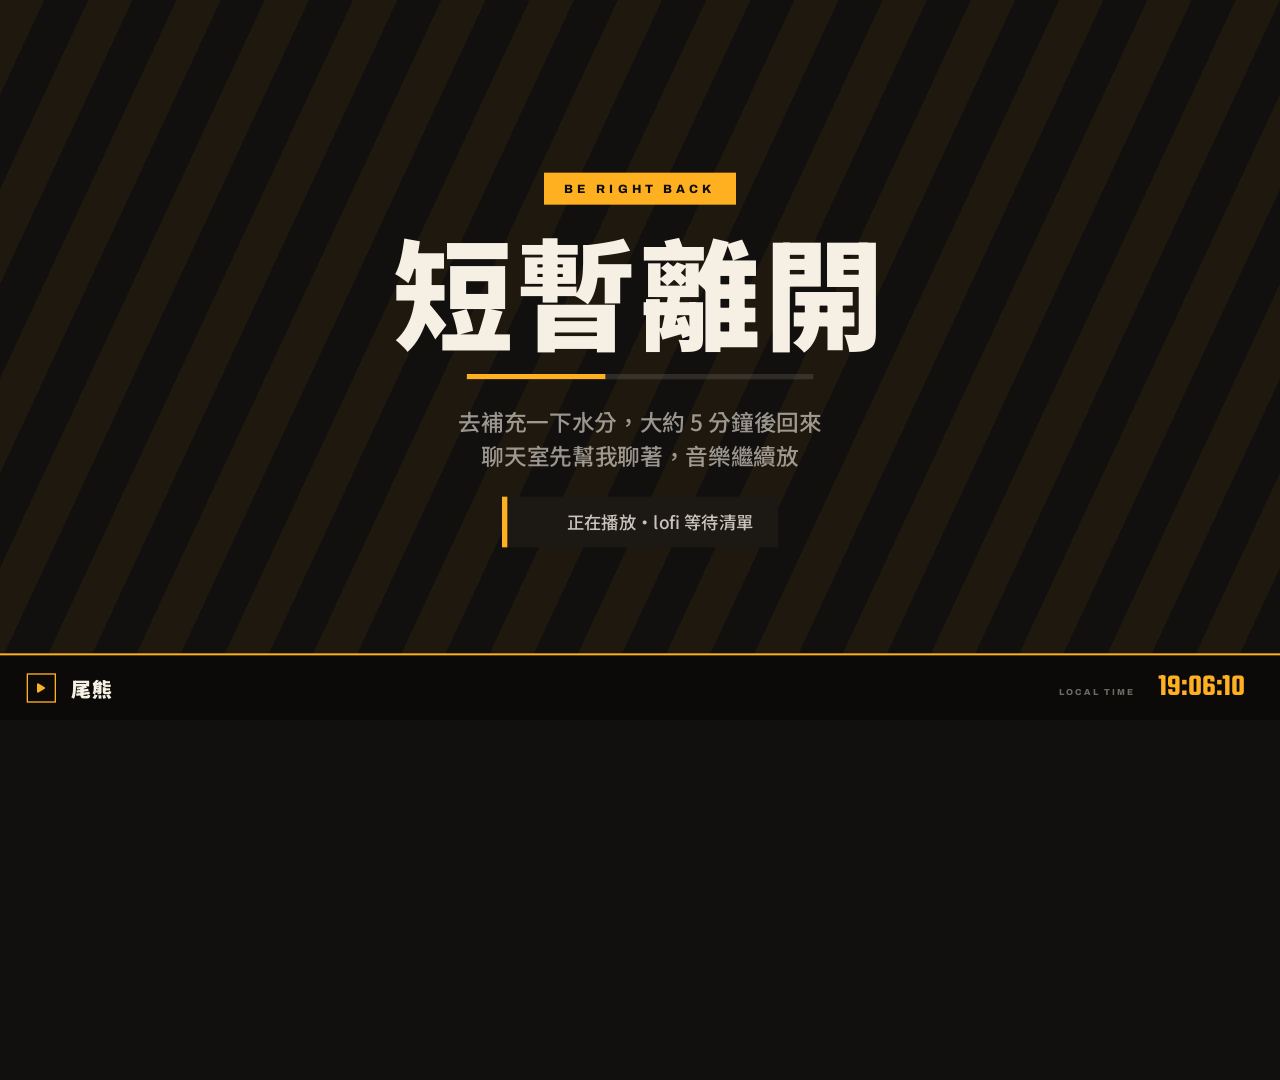
<file: stream_brb.html>
<!DOCTYPE html>
<html lang="zh-TW">
<head>
  <meta charset="utf-8">
  <meta name="viewport" content="width=device-width, initial-scale=1">
  <title>OBS 暫離休息畫面 - Stream BRB Screen (1920x1080 Responsive)</title>
  <link rel="preconnect" href="https://fonts.gstatic.com" crossorigin>
  <link href="https://fonts.googleapis.com/css2?family=Noto+Sans+TC:wght@400;500;700;900&family=Teko:wght@600&family=Archivo:wght@700;800&display=swap" rel="stylesheet">
  <link rel="stylesheet" href="https://cdnjs.cloudflare.com/ajax/libs/font-awesome/6.4.0/css/all.min.css">
  <style>
    * { box-sizing: border-box; }
    html, body {
      margin: 0;
      padding: 0;
      width: 1920px;
      height: 1080px;
      background-color: #12100e !important;
      background: #12100e !important;
      overflow: hidden;
      font-family: 'Noto Sans TC', sans-serif;
    }

    @keyframes om-eq { 0%,100% { height:22%; } 50% { height:100%; } }
    @keyframes om-slide { from { background-position:0 0; } to { background-position:120px 0; } }

    /* Fixed 1920x1080 Stage */
    #viewport-scaler {
      width: 1920px;
      height: 1080px;
      position: absolute;
      top: 0;
      left: 0;
      background-color: #12100e !important;
      background: #12100e !important;
      color: #f5efe4;
      overflow: hidden;
      display: flex;
      align-items: center;
      justify-content: center;
      transform-origin: top left;
    }

    .editable-text {
      outline: none;
      border: 1px dashed transparent;
      transition: border-color 0.2s, background-color 0.2s;
      border-radius: 4px;
      padding: 2px 6px;
    }
    .editable-text:hover {
      border-color: rgba(255, 176, 32, 0.5);
      background: rgba(255, 176, 32, 0.08);
      cursor: text;
    }
    .editable-text:focus {
      border-color: #ffb020;
      background: rgba(255, 176, 32, 0.15);
    }

    /* OBS Control panel */
    #control-panel {
      position: fixed;
      top: 16px;
      right: 16px;
      z-index: 9999;
    }
    .glass-btn {
      background: rgba(28, 25, 21, 0.9);
      color: #ffb020;
      border: 1px solid rgba(255, 176, 32, 0.4);
      padding: 8px 16px;
      border-radius: 20px;
      font-size: 13px;
      font-weight: 700;
      cursor: pointer;
      box-shadow: 0 4px 20px rgba(0,0,0,0.5);
      backdrop-filter: blur(10px);
    }
    .glass-btn:hover {
      background: #ffb020;
      color: #12100e;
    }
  </style>
</head>
<body>

<div id="viewport-scaler">
  <!-- Dynamic Stripe Background Animation -->
  <div style="position:absolute;inset:0;background:repeating-linear-gradient(115deg,rgba(255,176,32,.05) 0 60px,transparent 60px 120px);animation:om-slide 6s linear infinite"></div>

  <div style="position:relative;display:flex;flex-direction:column;align-items:center;gap:34px;z-index:10">
    <div style="display:flex;align-items:center;gap:14px;padding:12px 24px;background:#ffb020;color:#12100e">
      <span data-key="tag" class="editable-text" contenteditable="true" spellcheck="false" style="font:800 18px/1 'Archivo',sans-serif;letter-spacing:.34em">BE RIGHT BACK</span>
    </div>
    
    <div data-key="title" class="editable-text" contenteditable="true" spellcheck="false" style="font:900 180px/1 'Noto Sans TC',sans-serif;letter-spacing:.03em">短暫離開</div>
    
    <div style="width:520px;height:8px;background:rgba(245,239,228,.12);position:relative;overflow:hidden">
      <div style="position:absolute;left:0;top:0;bottom:0;width:40%;background:#ffb020"></div>
    </div>
    
    <div data-key="desc" class="editable-text" contenteditable="true" spellcheck="false" style="font:500 34px/1.5 'Noto Sans TC',sans-serif;color:rgba(245,239,228,.6);text-align:center;max-width:920px;text-wrap:pretty">去補充一下水分，大約 5 分鐘後回來<br>聊天室先幫我聊著，音樂繼續放</div>
    
    <div style="display:flex;align-items:center;gap:20px;padding:18px 30px;background:#1c1915;border-left:8px solid #ffb020">
      <div style="display:flex;align-items:flex-end;gap:4px;height:26px">
        <div style="width:5px;background:#ffb020;animation:om-eq 1s ease-in-out infinite"></div>
        <div style="width:5px;background:#ffb020;animation:om-eq 1s ease-in-out .2s infinite"></div>
        <div style="width:5px;background:#ffb020;animation:om-eq 1s ease-in-out .4s infinite"></div>
        <div style="width:5px;background:#ffb020;animation:om-eq 1s ease-in-out .6s infinite"></div>
      </div>
      <span data-key="music" class="editable-text" contenteditable="true" spellcheck="false" style="font:500 26px/1.3 'Noto Sans TC',sans-serif;color:rgba(245,239,228,.8)">正在播放・lofi 等待清單</span>
    </div>
  </div>

  <div style="position:absolute;left:0;right:0;bottom:0;height:100px;display:flex;align-items:center;justify-content:space-between;padding:0 40px;box-sizing:border-box;background:#0b0a08;border-top:3px solid #ffb020;z-index:10">
    <div style="display:flex;align-items:center;gap:16px">
      <div style="width:44px;height:44px;border:2px solid #ffb020;display:flex;align-items:center;justify-content:center;color:#ffb020;font-weight:bold"><i class="fa-solid fa-play"></i></div>
      <span data-key="name" class="editable-text" contenteditable="true" spellcheck="false" style="font:900 30px/1.2 'Noto Sans TC',sans-serif;letter-spacing:.04em">尾熊</span>
    </div>
    <div style="display:flex;align-items:baseline;gap:16px">
      <span data-key="time_label" class="editable-text" contenteditable="true" spellcheck="false" style="font:800 13px/1 'Archivo',sans-serif;letter-spacing:.24em;color:rgba(245,239,228,.42)">LOCAL TIME</span>
      <span id="uptime-display" style="font:600 46px/1 'Teko',sans-serif;color:#ffb020;font-variant-numeric:tabular-nums;display:inline-block;width:155px;text-align:center;">00:00:00</span>
    </div>
  </div>

  <!-- Share URL Control Panel (Hidden by default, shown on edit, auto-hides after 3s) -->
  <div id="share-btn-wrapper" style="position:fixed;top:16px;right:16px;z-index:999;opacity:0;pointer-events:none;transition:opacity 0.4s ease;">
    <button onclick="copyShareUrl()" style="background:rgba(28,25,21,0.95);color:#ffb020;border:1px solid rgba(255,176,32,0.6);padding:8px 16px;border-radius:20px;font-size:12px;font-weight:700;cursor:pointer;box-shadow:0 4px 20px rgba(0,0,0,0.5);display:flex;align-items:center;gap:6px">
      <i class="fa-solid fa-link"></i> 複製包含修改文字的 OBS 網址
    </button>
  </div>
</div>

<script>
  // Save & Load Editable State via URL Query Params & localStorage
  const STORAGE_KEY = 'stream_brb_data';
  const urlParams = new URLSearchParams(window.location.search);
  let shareBtnTimer = null;

  function showShareButtonTemp() {
    const wrapper = document.getElementById('share-btn-wrapper');
    if (!wrapper) return;
    wrapper.style.opacity = '1';
    wrapper.style.pointerEvents = 'auto';

    if (shareBtnTimer) clearTimeout(shareBtnTimer);
    shareBtnTimer = setTimeout(() => {
      wrapper.style.opacity = '0';
      wrapper.style.pointerEvents = 'none';
    }, 3000);
  }

  function loadTextState() {
    document.querySelectorAll('.editable-text[data-key]').forEach(el => {
      const key = el.getAttribute('data-key');
      const fromUrl = urlParams.get(key);
      const fromStorage = localStorage.getItem(`${STORAGE_KEY}_${key}`);

      if (fromUrl) {
        el.innerHTML = decodeURIComponent(fromUrl);
      } else if (fromStorage) {
        el.innerHTML = fromStorage;
      }

      // Auto update URL, localStorage and show button on user edit
      el.addEventListener('input', () => {
        const val = el.innerHTML.trim();
        localStorage.setItem(`${STORAGE_KEY}_${key}`, val);
        updateUrlQuery();
        showShareButtonTemp();
      });
    });
  }

  function getShareUrl() {
    const params = new URLSearchParams();
    document.querySelectorAll('.editable-text[data-key]').forEach(el => {
      const key = el.getAttribute('data-key');
      params.set(key, encodeURIComponent(el.innerHTML.trim()));
    });
    return `${window.location.origin}${window.location.pathname}?${params.toString()}`;
  }

  function updateUrlQuery() {
    window.history.replaceState({}, '', getShareUrl());
  }

  function copyShareUrl() {
    const shareUrl = getShareUrl();
    navigator.clipboard.writeText(shareUrl).then(() => {
      showToast("已成功複製 OBS 網址 (內含已儲存的文字)！");
    }).catch(() => {
      prompt("請複製以下 OBS 網址：", shareUrl);
    });
  }

  function showToast(msg) {
    const toast = document.createElement('div');
    toast.style.cssText = 'position:fixed;bottom:24px;right:24px;background:#ffb020;color:#12100e;padding:10px 20px;border-radius:10px;font-weight:bold;font-size:13px;z-index:9999;box-shadow:0 6px 20px rgba(0,0,0,0.5);';
    toast.innerHTML = `<i class="fa-solid fa-circle-check"></i> ${msg}`;
    document.body.appendChild(toast);
    setTimeout(() => toast.remove(), 3000);
  }

  window.addEventListener('DOMContentLoaded', loadTextState);

  // Auto Rescale Function to perfectly scale 1920x1080 stage inside any window without crop
  function autoScaleViewport() {
    const scaler = document.getElementById('viewport-scaler');
    const windowWidth = window.innerWidth;
    const windowHeight = window.innerHeight;
    
    // Scale factor based on aspect ratio
    const scaleX = windowWidth / 1920;
    const scaleY = windowHeight / 1080;
    const scale = Math.min(scaleX, scaleY);
    
    scaler.style.transform = `scale(${scale})`;
  }

  window.addEventListener('resize', autoScaleViewport);

  // Real System Clock Timer (HH:MM:SS)
  function updateRealTimeClock() {
    const now = new Date();
    const h = String(now.getHours()).padStart(2, '0');
    const m = String(now.getMinutes()).padStart(2, '0');
    const s = String(now.getSeconds()).padStart(2, '0');
    const el = document.getElementById('uptime-display');
    if (el) el.textContent = `${h}:${m}:${s}`;
  }

  setInterval(updateRealTimeClock, 1000);
  updateRealTimeClock();
</script>
</body>
</html>
</file>
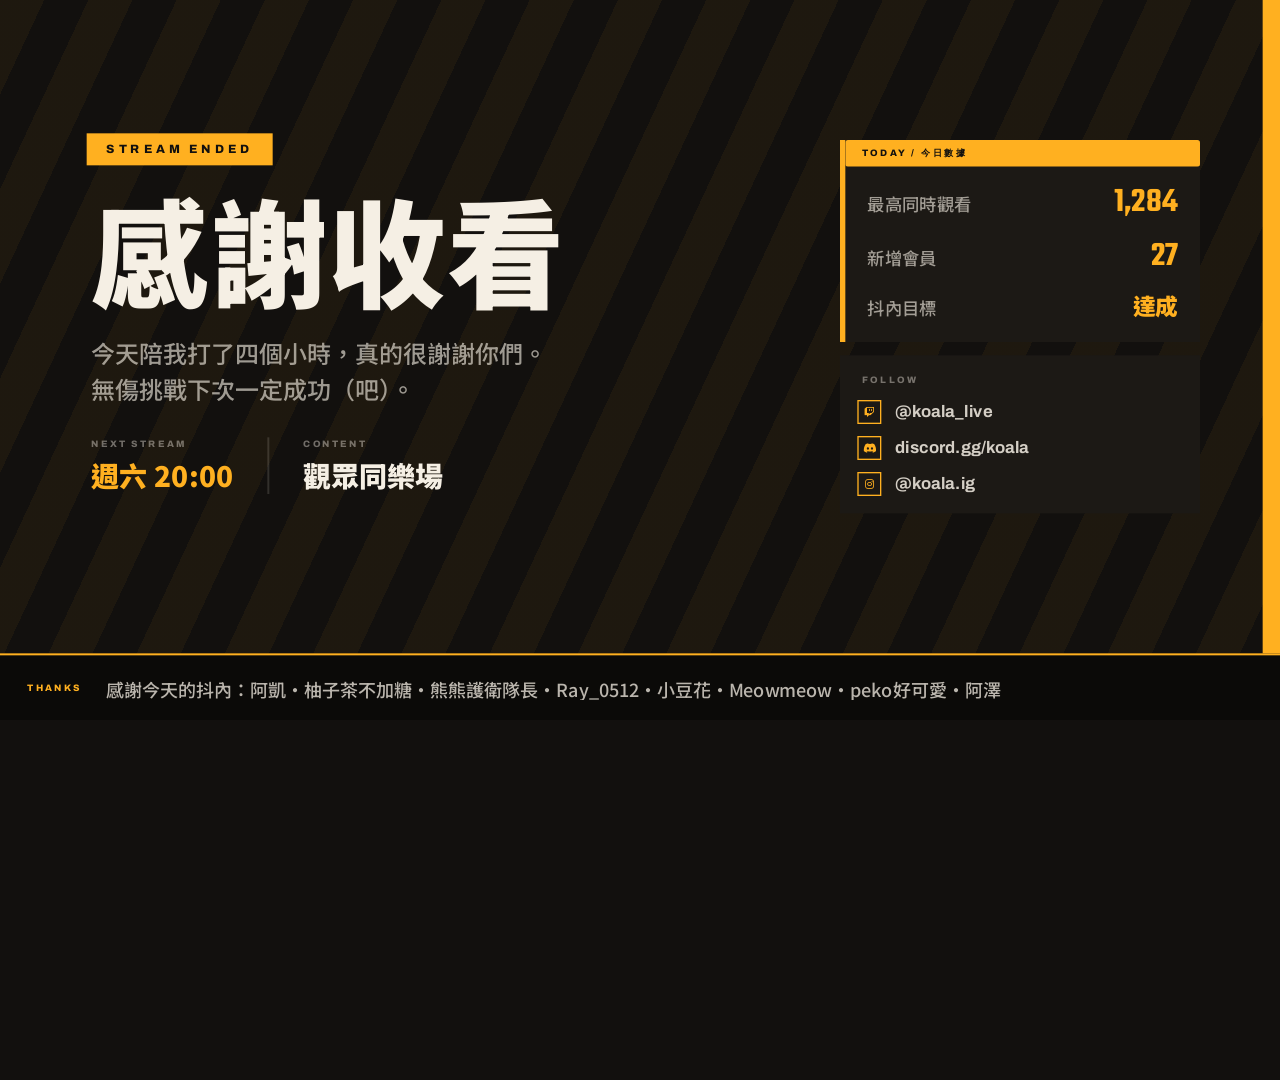
<file: stream_ended.html>
<!DOCTYPE html>
<html lang="zh-TW">
<head>
  <meta charset="utf-8">
  <meta name="viewport" content="width=device-width, initial-scale=1">
  <title>OBS 關播下播畫面 - Stream Ended Screen (1920x1080 Responsive)</title>
  <link rel="preconnect" href="https://fonts.gstatic.com" crossorigin>
  <link href="https://fonts.googleapis.com/css2?family=Noto+Sans+TC:wght@400;500;700;900&family=Teko:wght@600&family=Archivo:wght@700;800&display=swap" rel="stylesheet">
  <link rel="stylesheet" href="https://cdnjs.cloudflare.com/ajax/libs/font-awesome/6.4.0/css/all.min.css">
  <style>
    * { box-sizing: border-box; }
    html, body {
      margin: 0;
      padding: 0;
      width: 1920px;
      height: 1080px;
      background-color: #12100e !important;
      background: #12100e !important;
      overflow: hidden;
      font-family: 'Noto Sans TC', sans-serif;
    }

    @keyframes om-marquee { from { transform: translateX(0); } to { transform: translateX(-50%); } }

    /* Fixed 1920x1080 Stage */
    #viewport-scaler {
      width: 1920px;
      height: 1080px;
      position: absolute;
      top: 0;
      left: 0;
      background-color: #12100e !important;
      background: #12100e !important;
      color: #f5efe4;
      overflow: hidden;
      transform-origin: top left;
    }

    .editable-text {
      outline: none;
      border: 1px dashed transparent;
      transition: border-color 0.2s, background-color 0.2s;
      border-radius: 4px;
      padding: 2px 6px;
    }
    .editable-text:hover {
      border-color: rgba(255, 176, 32, 0.5);
      background: rgba(255, 176, 32, 0.08);
      cursor: text;
    }
    .editable-text:focus {
      border-color: #ffb020;
      background: rgba(255, 176, 32, 0.15);
    }
  </style>
</head>
<body>

<div id="viewport-scaler">
  <div style="position:absolute;inset:0;background:repeating-linear-gradient(115deg,rgba(255,176,32,.05) 0 60px,transparent 60px 120px)"></div>
  <div style="position:absolute;right:0;top:0;bottom:0;width:26px;background:#ffb020"></div>

  <!-- Left Content Block -->
  <div style="position:absolute;left:130px;top:200px;display:flex;flex-direction:column;gap:34px;max-width:1020px;z-index:10">
    <div style="display:flex;align-items:center;gap:14px;padding:12px 22px;background:#ffb020;color:#12100e;align-self:flex-start">
      <span data-key="tag" class="editable-text" contenteditable="true" spellcheck="false" style="font:800 18px/1 'Archivo',sans-serif;letter-spacing:.32em">STREAM ENDED</span>
    </div>
    
    <div data-key="title" class="editable-text" contenteditable="true" spellcheck="false" style="font:900 176px/1 'Noto Sans TC',sans-serif;letter-spacing:.01em">感謝收看</div>
    
    <div data-key="desc" class="editable-text" contenteditable="true" spellcheck="false" style="font:500 36px/1.5 'Noto Sans TC',sans-serif;color:rgba(245,239,228,.62);max-width:820px;text-wrap:pretty">今天陪我打了四個小時，真的很謝謝你們。<br>無傷挑戰下次一定成功（吧）。</div>
    
    <div style="display:flex;gap:44px;margin-top:10px">
      <div style="display:flex;flex-direction:column;gap:6px">
        <span data-key="next_label" class="editable-text" contenteditable="true" spellcheck="false" style="font:800 14px/1.2 'Archivo',sans-serif;letter-spacing:.24em;color:rgba(245,239,228,.42)">NEXT STREAM</span>
        <span data-key="next_time" class="editable-text" contenteditable="true" spellcheck="false" style="font:900 42px/1.2 'Noto Sans TC',sans-serif;color:#ffb020">週六 20:00</span>
      </div>
      <div style="width:3px;background:rgba(245,239,228,.14)"></div>
      <div style="display:flex;flex-direction:column;gap:6px">
        <span data-key="content_label" class="editable-text" contenteditable="true" spellcheck="false" style="font:800 14px/1.2 'Archivo',sans-serif;letter-spacing:.24em;color:rgba(245,239,228,.42)">CONTENT</span>
        <span data-key="content_text" class="editable-text" contenteditable="true" spellcheck="false" style="font:900 42px/1.2 'Noto Sans TC',sans-serif">觀眾同樂場</span>
      </div>
    </div>
  </div>

  <!-- Right Stats & Socials Block -->
  <div style="position:absolute;right:120px;top:210px;width:540px;display:flex;flex-direction:column;gap:20px;z-index:10">
    <div style="box-sizing:border-box;background:#1c1915;border-left:8px solid #ffb020">
      <div data-key="stats_title" class="editable-text" contenteditable="true" spellcheck="false" style="font:800 14px/1 'Archivo',sans-serif;letter-spacing:.26em;color:#12100e;background:#ffb020;padding:12px 24px">TODAY / 今日數據</div>
      <div style="display:flex;flex-direction:column;gap:22px;padding:26px 26px 30px">
        <div style="display:flex;align-items:baseline;justify-content:space-between;gap:16px">
          <span data-key="stat1_label" class="editable-text" contenteditable="true" spellcheck="false" style="font:500 26px/1.3 'Noto Sans TC',sans-serif;color:rgba(245,239,228,.62)">最高同時觀看</span>
          <span data-key="stat1_val" class="editable-text" contenteditable="true" spellcheck="false" style="font:600 52px/1 'Teko',sans-serif;color:#ffb020;font-variant-numeric:tabular-nums">1,284</span>
        </div>
        <div style="display:flex;align-items:baseline;justify-content:space-between;gap:16px">
          <span data-key="stat2_label" class="editable-text" contenteditable="true" spellcheck="false" style="font:500 26px/1.3 'Noto Sans TC',sans-serif;color:rgba(245,239,228,.62)">新增會員</span>
          <span data-key="stat2_val" class="editable-text" contenteditable="true" spellcheck="false" style="font:600 52px/1 'Teko',sans-serif;color:#ffb020;font-variant-numeric:tabular-nums">27</span>
        </div>
        <div style="display:flex;align-items:baseline;justify-content:space-between;gap:16px">
          <span data-key="stat3_label" class="editable-text" contenteditable="true" spellcheck="false" style="font:500 26px/1.3 'Noto Sans TC',sans-serif;color:rgba(245,239,228,.62)">抖內目標</span>
          <span data-key="stat3_val" class="editable-text" contenteditable="true" spellcheck="false" style="font:900 34px/1.2 'Noto Sans TC',sans-serif;color:#ffb020">達成</span>
        </div>
      </div>
    </div>
    
    <div style="box-sizing:border-box;background:#1c1915;padding:26px;display:flex;flex-direction:column;gap:18px">
      <div data-key="follow_label" class="editable-text" contenteditable="true" spellcheck="false" style="font:800 14px/1.2 'Archivo',sans-serif;letter-spacing:.26em;color:rgba(245,239,228,.42)">FOLLOW</div>
      <div style="display:flex;align-items:center;gap:14px">
        <div style="width:36px;height:36px;border:2px solid #ffb020;display:flex;align-items:center;justify-content:center;color:#ffb020"><i class="fa-brands fa-twitch"></i></div>
        <span data-key="twitch" class="editable-text" contenteditable="true" spellcheck="false" style="font:700 25px/1.2 'Archivo',sans-serif;color:rgba(245,239,228,.85)">@koala_live</span>
      </div>
      <div style="display:flex;align-items:center;gap:14px">
        <div style="width:36px;height:36px;border:2px solid #ffb020;display:flex;align-items:center;justify-content:center;color:#ffb020"><i class="fa-brands fa-discord"></i></div>
        <span data-key="discord" class="editable-text" contenteditable="true" spellcheck="false" style="font:700 25px/1.2 'Archivo',sans-serif;color:rgba(245,239,228,.85)">discord.gg/koala</span>
      </div>
      <div style="display:flex;align-items:center;gap:14px">
        <div style="width:36px;height:36px;border:2px solid #ffb020;display:flex;align-items:center;justify-content:center;color:#ffb020"><i class="fa-brands fa-instagram"></i></div>
        <span data-key="ig" class="editable-text" contenteditable="true" spellcheck="false" style="font:700 25px/1.2 'Archivo',sans-serif;color:rgba(245,239,228,.85)">@koala.ig</span>
      </div>
    </div>
  </div>

  <!-- Bottom Marquee Bar -->
  <div style="position:absolute;left:0;right:0;bottom:0;height:100px;display:flex;align-items:center;gap:22px;padding:0 34px;box-sizing:border-box;background:#0b0a08;border-top:3px solid #ffb020;overflow:hidden;z-index:10">
    <span data-key="thanks_label" class="editable-text" contenteditable="true" spellcheck="false" style="flex:none;font:800 14px/1 'Archivo',sans-serif;letter-spacing:.24em;color:#ffb020">THANKS</span>
    <div style="flex:1;min-width:0;overflow:hidden;position:relative;height:36px">
      <div style="position:absolute;top:0;left:0;display:flex;white-space:nowrap;animation:om-marquee 28s linear infinite">
        <span data-key="thanks_list" class="editable-text" contenteditable="true" spellcheck="false" style="font:500 27px/36px 'Noto Sans TC',sans-serif;color:rgba(245,239,228,.75);padding-right:80px">感謝今天的抖內：阿凱・柚子茶不加糖・熊熊護衛隊長・Ray_0512・小豆花・Meowmeow・peko好可愛・阿澤</span>
      </div>
    </div>
  </div>

  <!-- Share URL Control Panel (Hidden by default, shown on edit, auto-hides after 3s) -->
  <div id="share-btn-wrapper" style="position:fixed;top:16px;right:16px;z-index:999;opacity:0;pointer-events:none;transition:opacity 0.4s ease;">
    <button onclick="copyShareUrl()" style="background:rgba(28,25,21,0.95);color:#ffb020;border:1px solid rgba(255,176,32,0.6);padding:8px 16px;border-radius:20px;font-size:12px;font-weight:700;cursor:pointer;box-shadow:0 4px 20px rgba(0,0,0,0.5);display:flex;align-items:center;gap:6px">
      <i class="fa-solid fa-link"></i> 複製包含修改文字的 OBS 網址
    </button>
  </div>
</div>

<script>
  // Save & Load Editable State via URL Query Params & localStorage
  const STORAGE_KEY = 'stream_ended_data';
  const urlParams = new URLSearchParams(window.location.search);
  let shareBtnTimer = null;

  function showShareButtonTemp() {
    const wrapper = document.getElementById('share-btn-wrapper');
    if (!wrapper) return;
    wrapper.style.opacity = '1';
    wrapper.style.pointerEvents = 'auto';

    if (shareBtnTimer) clearTimeout(shareBtnTimer);
    shareBtnTimer = setTimeout(() => {
      wrapper.style.opacity = '0';
      wrapper.style.pointerEvents = 'none';
    }, 3000);
  }

  function loadTextState() {
    document.querySelectorAll('.editable-text[data-key]').forEach(el => {
      const key = el.getAttribute('data-key');
      const fromUrl = urlParams.get(key);
      const fromStorage = localStorage.getItem(`${STORAGE_KEY}_${key}`);

      if (fromUrl) {
        el.innerHTML = decodeURIComponent(fromUrl);
      } else if (fromStorage) {
        el.innerHTML = fromStorage;
      }

      // Auto update URL, localStorage and show button on user edit
      el.addEventListener('input', () => {
        const val = el.innerHTML.trim();
        localStorage.setItem(`${STORAGE_KEY}_${key}`, val);
        updateUrlQuery();
        showShareButtonTemp();
      });
    });
  }

  function getShareUrl() {
    const params = new URLSearchParams();
    document.querySelectorAll('.editable-text[data-key]').forEach(el => {
      const key = el.getAttribute('data-key');
      params.set(key, encodeURIComponent(el.innerHTML.trim()));
    });
    return `${window.location.origin}${window.location.pathname}?${params.toString()}`;
  }

  function updateUrlQuery() {
    window.history.replaceState({}, '', getShareUrl());
  }

  function copyShareUrl() {
    const shareUrl = getShareUrl();
    navigator.clipboard.writeText(shareUrl).then(() => {
      showToast("已成功複製 OBS 網址 (內含已儲存的文字)！");
    }).catch(() => {
      prompt("請複製以下 OBS 網址：", shareUrl);
    });
  }

  function showToast(msg) {
    const toast = document.createElement('div');
    toast.style.cssText = 'position:fixed;bottom:24px;right:24px;background:#ffb020;color:#12100e;padding:10px 20px;border-radius:10px;font-weight:bold;font-size:13px;z-index:9999;box-shadow:0 6px 20px rgba(0,0,0,0.5);';
    toast.innerHTML = `<i class="fa-solid fa-circle-check"></i> ${msg}`;
    document.body.appendChild(toast);
    setTimeout(() => toast.remove(), 3000);
  }

  window.addEventListener('DOMContentLoaded', loadTextState);

  // Auto Rescale Function to perfectly scale 1920x1080 stage inside any window without crop
  function autoScaleViewport() {
    const scaler = document.getElementById('viewport-scaler');
    const windowWidth = window.innerWidth;
    const windowHeight = window.innerHeight;
    
    // Scale factor based on aspect ratio
    const scaleX = windowWidth / 1920;
    const scaleY = windowHeight / 1080;
    const scale = Math.min(scaleX, scaleY);
    
    scaler.style.transform = `scale(${scale})`;
  }

  window.addEventListener('resize', autoScaleViewport);
</script>
</body>
</html>
</file>
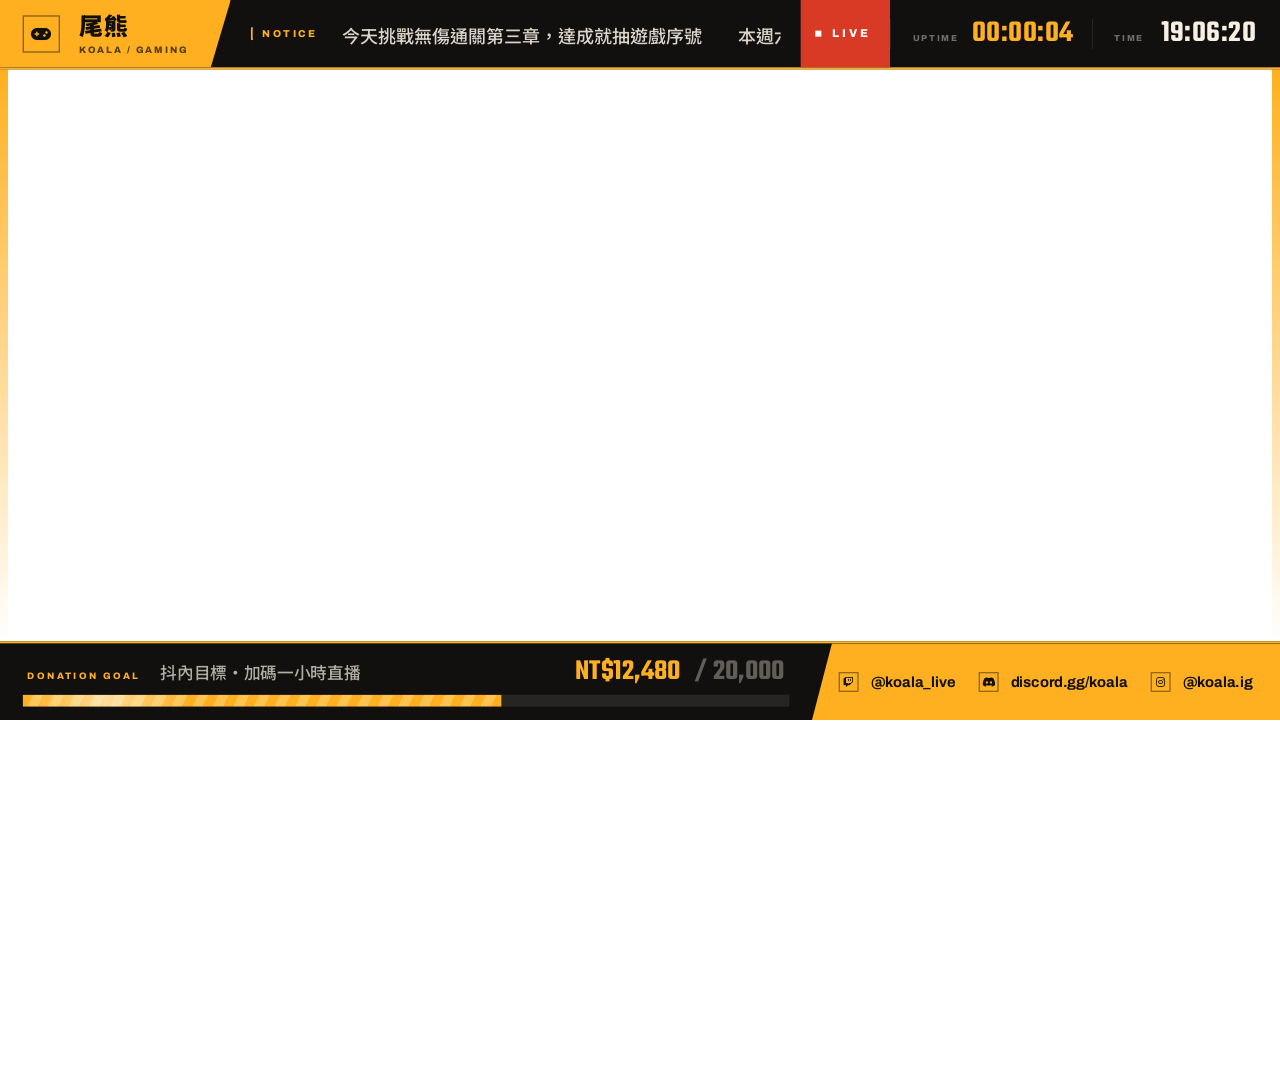
<file: stream_hud.html>
<!DOCTYPE html>
<html lang="zh-TW">
<head>
  <meta charset="utf-8">
  <meta name="viewport" content="width=device-width, initial-scale=1">
  <title>OBS 直播頂底全螢幕邊框看板 - Stream HUD Border Overlay (1920x1080 Responsive)</title>
  <link rel="preconnect" href="https://fonts.gstatic.com" crossorigin>
  <link href="https://fonts.googleapis.com/css2?family=Noto+Sans+TC:wght@400;500;700;900&family=Teko:wght@500;600;700&family=Archivo:wght@600;700;800&display=swap" rel="stylesheet">
  <link rel="stylesheet" href="https://cdnjs.cloudflare.com/ajax/libs/font-awesome/6.4.0/css/all.min.css">
  <style>
    * { box-sizing: border-box; }
    html, body {
      margin: 0;
      padding: 0;
      width: 1920px;
      height: 1080px;
      background: transparent !important;
      overflow: hidden;
      font-family: 'Noto Sans TC', sans-serif;
    }

    @keyframes om-marquee { from { transform: translateX(0); } to { transform: translateX(-50%); } }
    @keyframes om-pulse { 0%,100% { opacity:1; } 50% { opacity:.25; } }
    @keyframes om-shimmer { from { transform: translateX(-120%); } to { transform: translateX(320%); } }

    /* Fixed 1920x1080 Stage */
    #viewport-scaler {
      width: 1920px;
      height: 1080px;
      position: absolute;
      top: 0;
      left: 0;
      background: transparent;
      color: #f5efe4;
      overflow: hidden;
      transform-origin: top left;
    }

    .editable-text {
      outline: none;
      border: 1px dashed transparent;
      transition: border-color 0.2s, background-color 0.2s;
      border-radius: 4px;
      padding: 2px 6px;
    }
    .editable-text:hover {
      border-color: rgba(255, 176, 32, 0.5);
      background: rgba(255, 176, 32, 0.12);
      cursor: text;
    }
    .editable-text:focus {
      border-color: #ffb020;
      background: rgba(255, 176, 32, 0.2);
    }
  </style>
</head>
<body>

<div id="viewport-scaler">

  <!-- TOP HEADER BAR -->
  <div style="position:absolute;top:0;left:0;right:0;height:104px;display:flex;align-items:stretch;background:#12100e;border-bottom:3px solid #ffb020;z-index:10">
    <div style="flex:none;display:flex;align-items:center;gap:22px;padding:0 34px;background:#ffb020;color:#12100e;clip-path:polygon(0 0,100% 0,calc(100% - 30px) 100%,0 100%);padding-right:56px">
      <div style="flex:none;width:56px;height:56px;border:2px solid rgba(18,16,14,.5);display:flex;align-items:center;justify-content:center;color:#12100e;font-size:24px"><i class="fa-solid fa-gamepad"></i></div>
      <div style="display:flex;flex-direction:column;gap:2px">
        <div data-key="name" class="editable-text" contenteditable="true" spellcheck="false" style="font:900 36px/1.15 'Noto Sans TC',sans-serif;letter-spacing:.04em">尾熊</div>
        <div data-key="sub" class="editable-text" contenteditable="true" spellcheck="false" style="font:800 14px/1.2 'Archivo',sans-serif;letter-spacing:.22em;opacity:.72">KOALA / GAMING</div>
      </div>
    </div>

    <div style="flex:1;min-width:0;display:flex;align-items:center;gap:22px;padding:0 30px;overflow:hidden">
      <div data-key="notice_label" class="editable-text" contenteditable="true" spellcheck="false" style="flex:none;font:800 15px/1 'Archivo',sans-serif;letter-spacing:.26em;color:#ffb020;border-left:3px solid #ffb020;padding-left:14px">NOTICE</div>
      <div style="flex:1;min-width:0;overflow:hidden;position:relative;height:36px">
        <div style="position:absolute;top:0;left:0;display:flex;white-space:nowrap;animation:om-marquee 34s linear infinite">
          <span data-key="notice_text" class="editable-text" contenteditable="true" spellcheck="false" style="font:500 27px/36px 'Noto Sans TC',sans-serif;color:rgba(245,239,228,.88);padding-right:80px">今天挑戰無傷通關第三章，達成就抽遊戲序號　　本週六晚間八點有觀眾同樂場，記得追蹤開啟通知　　抖內目標達成會加碼直播一小時</span>
          <span data-key="notice_text" class="editable-text" contenteditable="true" spellcheck="false" style="font:500 27px/36px 'Noto Sans TC',sans-serif;color:rgba(245,239,228,.88);padding-right:80px">今天挑戰無傷通關第三章，達成就抽遊戲序號　　本週六晚間八點有觀眾同樂場，記得追蹤開啟通知　　抖內目標達成會加碼直播一小時</span>
        </div>
      </div>
    </div>

    <div style="flex:none;display:flex;align-items:center;gap:0;padding-right:0">
      <div style="display:flex;align-items:center;gap:10px;padding:0 22px;height:100%;background:#d93a26">
        <div style="width:9px;height:9px;background:#fff;animation:om-pulse 1.3s ease-in-out infinite"></div>
        <span data-key="live_label" class="editable-text" contenteditable="true" spellcheck="false" style="font:800 17px/1 'Archivo',sans-serif;letter-spacing:.24em;color:#fff">LIVE</span>
      </div>
      <div style="display:flex;align-items:baseline;gap:12px;padding:0 26px;border-left:1px solid rgba(245,239,228,.14)">
        <span data-key="uptime_label" class="editable-text" contenteditable="true" spellcheck="false" style="font:800 13px/1 'Archivo',sans-serif;letter-spacing:.2em;color:rgba(245,239,228,.42)">UPTIME</span>
        <span id="uptime-display" style="font:600 46px/1 'Teko',sans-serif;letter-spacing:.02em;color:#ffb020;font-variant-numeric:tabular-nums;display:inline-block;width:155px;text-align:center;">00:00:00</span>
      </div>
      <div style="display:flex;align-items:baseline;gap:12px;padding:0 30px 0 26px;border-left:1px solid rgba(245,239,228,.14)">
        <span data-key="time_label" class="editable-text" contenteditable="true" spellcheck="false" style="font:800 13px/1 'Archivo',sans-serif;letter-spacing:.2em;color:rgba(245,239,228,.42)">TIME</span>
        <span id="clock-display" style="font:600 46px/1 'Teko',sans-serif;letter-spacing:.02em;font-variant-numeric:tabular-nums;display:inline-block;width:155px;text-align:center;">00:00:00</span>
      </div>
    </div>
  </div>

  <!-- SIDE BORDERS -->
  <div style="position:absolute;top:104px;left:0;width:12px;bottom:118px;background:linear-gradient(180deg,#ffb020,rgba(255,176,32,0));z-index:5"></div>
  <div style="position:absolute;top:104px;right:0;width:12px;bottom:118px;background:linear-gradient(180deg,#ffb020,rgba(255,176,32,0));z-index:5"></div>

  <!-- BOTTOM FOOTER BAR -->
  <div style="position:absolute;left:0;right:0;bottom:0;height:118px;display:flex;align-items:center;gap:0;background:#12100e;border-top:3px solid #ffb020;z-index:10">
    <div style="flex:1;min-width:0;display:flex;flex-direction:column;gap:12px;padding:0 34px">
      <div style="display:flex;align-items:baseline;gap:16px">
        <span data-key="goal_label" class="editable-text" contenteditable="true" spellcheck="false" style="font:800 14px/1 'Archivo',sans-serif;letter-spacing:.26em;color:#ffb020">DONATION GOAL</span>
        <span data-key="goal_title" class="editable-text" contenteditable="true" spellcheck="false" style="font:500 25px/1.2 'Noto Sans TC',sans-serif;color:rgba(245,239,228,.7)">抖內目標・加碼一小時直播</span>
        <span style="margin-left:auto;font:600 44px/1 'Teko',sans-serif;font-variant-numeric:tabular-nums"><span id="goal-current-el" data-key="goal_current" class="editable-text" contenteditable="true" spellcheck="false" style="color:#ffb020">NT$12,480</span><span id="goal-target-el" data-key="goal_target" class="editable-text" contenteditable="true" spellcheck="false" style="color:rgba(245,239,228,.35)"> / 20,000</span></span>
      </div>
      <div style="position:relative;height:18px;background:rgba(245,239,228,.09);overflow:hidden">
        <div id="goal-bar-fill" style="position:absolute;left:0;top:0;bottom:0;width:62.4%;background:repeating-linear-gradient(115deg,#ffb020 0 14px,#ffc44f 14px 28px);overflow:hidden;transition:width 0.4s ease-out">
          <div style="position:absolute;inset:0;width:35%;background:linear-gradient(90deg,transparent,rgba(255,255,255,.55),transparent);animation:om-shimmer 2.8s linear infinite"></div>
        </div>
      </div>
    </div>

    <div style="flex:none;align-self:stretch;display:flex;align-items:center;gap:28px;padding:0 34px 0 40px;background:#ffb020;color:#12100e;clip-path:polygon(30px 0,100% 0,100% 100%,0 100%)">
      <div style="display:flex;align-items:center;gap:11px">
        <div style="width:30px;height:30px;border:2px solid rgba(18,16,14,.45);display:flex;align-items:center;justify-content:center;color:#12100e"><i class="fa-brands fa-twitch"></i></div>
        <span data-key="twitch" class="editable-text" contenteditable="true" spellcheck="false" style="font:700 22px/1 'Archivo',sans-serif">@koala_live</span>
      </div>
      <div style="display:flex;align-items:center;gap:11px">
        <div style="width:30px;height:30px;border:2px solid rgba(18,16,14,.45);display:flex;align-items:center;justify-content:center;color:#12100e"><i class="fa-brands fa-discord"></i></div>
        <span data-key="discord" class="editable-text" contenteditable="true" spellcheck="false" style="font:700 22px/1 'Archivo',sans-serif">discord.gg/koala</span>
      </div>
      <div style="display:flex;align-items:center;gap:11px">
        <div style="width:30px;height:30px;border:2px solid rgba(18,16,14,.45);display:flex;align-items:center;justify-content:center;color:#12100e"><i class="fa-brands fa-instagram"></i></div>
        <span data-key="ig" class="editable-text" contenteditable="true" spellcheck="false" style="font:700 22px/1 'Archivo',sans-serif">@koala.ig</span>
      </div>
    </div>
  </div>

  <!-- Share URL Control Panel (Hidden by default, shown on edit, auto-hides after 3s) -->
  <div id="share-btn-wrapper" style="position:fixed;top:16px;right:16px;z-index:999;opacity:0;pointer-events:none;transition:opacity 0.4s ease;">
    <button onclick="copyShareUrl()" style="background:rgba(28,25,21,0.95);color:#ffb020;border:1px solid rgba(255,176,32,0.6);padding:8px 16px;border-radius:20px;font-size:12px;font-weight:700;cursor:pointer;box-shadow:0 4px 20px rgba(0,0,0,0.5);display:flex;align-items:center;gap:6px">
      <i class="fa-solid fa-link"></i> 複製包含修改文字的 OBS 網址
    </button>
  </div>
</div>

<script>
  // Save & Load Editable State via URL Query Params & localStorage
  const STORAGE_KEY = 'stream_hud_data';
  const urlParams = new URLSearchParams(window.location.search);
  let shareBtnTimer = null;

  function showShareButtonTemp() {
    const wrapper = document.getElementById('share-btn-wrapper');
    if (!wrapper) return;
    wrapper.style.opacity = '1';
    wrapper.style.pointerEvents = 'auto';

    if (shareBtnTimer) clearTimeout(shareBtnTimer);
    shareBtnTimer = setTimeout(() => {
      wrapper.style.opacity = '0';
      wrapper.style.pointerEvents = 'none';
    }, 3000);
  }

  function loadTextState() {
    document.querySelectorAll('.editable-text[data-key]').forEach(el => {
      const key = el.getAttribute('data-key');
      const fromUrl = urlParams.get(key);
      const fromStorage = localStorage.getItem(`${STORAGE_KEY}_${key}`);

      if (fromUrl) {
        el.innerHTML = decodeURIComponent(fromUrl);
      } else if (fromStorage) {
        el.innerHTML = fromStorage;
      }

      // Auto update URL, localStorage and show button on user edit
      el.addEventListener('input', () => {
        const val = el.innerHTML.trim();
        localStorage.setItem(`${STORAGE_KEY}_${key}`, val);
        updateUrlQuery();
        showShareButtonTemp();
        if (typeof updateProgressBar === 'function') updateProgressBar();
      });
    });
  }

  function getShareUrl() {
    const params = new URLSearchParams();
    document.querySelectorAll('.editable-text[data-key]').forEach(el => {
      const key = el.getAttribute('data-key');
      params.set(key, encodeURIComponent(el.innerHTML.trim()));
    });
    return `${window.location.origin}${window.location.pathname}?${params.toString()}`;
  }

  function updateUrlQuery() {
    window.history.replaceState({}, '', getShareUrl());
  }

  function copyShareUrl() {
    const shareUrl = getShareUrl();
    navigator.clipboard.writeText(shareUrl).then(() => {
      showToast("已成功複製 OBS 網址 (內含已儲存的文字)！");
    }).catch(() => {
      prompt("請複製以下 OBS 網址：", shareUrl);
    });
  }

  function showToast(msg) {
    const toast = document.createElement('div');
    toast.style.cssText = 'position:fixed;bottom:24px;right:24px;background:#ffb020;color:#12100e;padding:10px 20px;border-radius:10px;font-weight:bold;font-size:13px;z-index:9999;box-shadow:0 6px 20px rgba(0,0,0,0.5);';
    toast.innerHTML = `<i class="fa-solid fa-circle-check"></i> ${msg}`;
    document.body.appendChild(toast);
    setTimeout(() => toast.remove(), 3000);
  }

  // Auto Rescale Function
  function autoScaleViewport() {
    const scaler = document.getElementById('viewport-scaler');
    const scale = Math.min(window.innerWidth / 1920, window.innerHeight / 1080);
    scaler.style.transform = `scale(${scale})`;
  }

  window.addEventListener('resize', autoScaleViewport);
  window.addEventListener('DOMContentLoaded', () => {
    loadTextState();
    autoScaleViewport();
    updateProgressBar();
    setInterval(updateClocks, 1000);
    updateClocks();
  });

  // Uptime & Real Time Clock Logic
  const startTime = Date.now();
  function updateClocks() {
    const now = new Date();
    document.getElementById('clock-display').textContent = 
      `${String(now.getHours()).padStart(2, '0')}:${String(now.getMinutes()).padStart(2, '0')}:${String(now.getSeconds()).padStart(2, '0')}`;

    const elapsed = Math.max(0, Math.floor((Date.now() - startTime) / 1000));
    document.getElementById('uptime-display').textContent = 
      `${String(Math.floor(elapsed / 3600)).padStart(2, '0')}:${String(Math.floor((elapsed % 3600) / 60)).padStart(2, '0')}:${String(elapsed % 60).padStart(2, '0')}`;
  }

  // Dynamic Goal Progress Bar Calculation
  function updateProgressBar() {
    const currentEl = document.getElementById('goal-current-el');
    const targetEl = document.getElementById('goal-target-el');
    const fillEl = document.getElementById('goal-bar-fill');
    if (!currentEl || !targetEl || !fillEl) return;

    const currentNum = parseFloat(currentEl.textContent.replace(/[^0-9.]/g, '')) || 0;
    const targetNum = parseFloat(targetEl.textContent.replace(/[^0-9.]/g, '')) || 1;
    fillEl.style.width = Math.min(100, Math.max(0, (currentNum / targetNum) * 100)).toFixed(1) + '%';
  }
</script>
</body>
</html>
</file>
